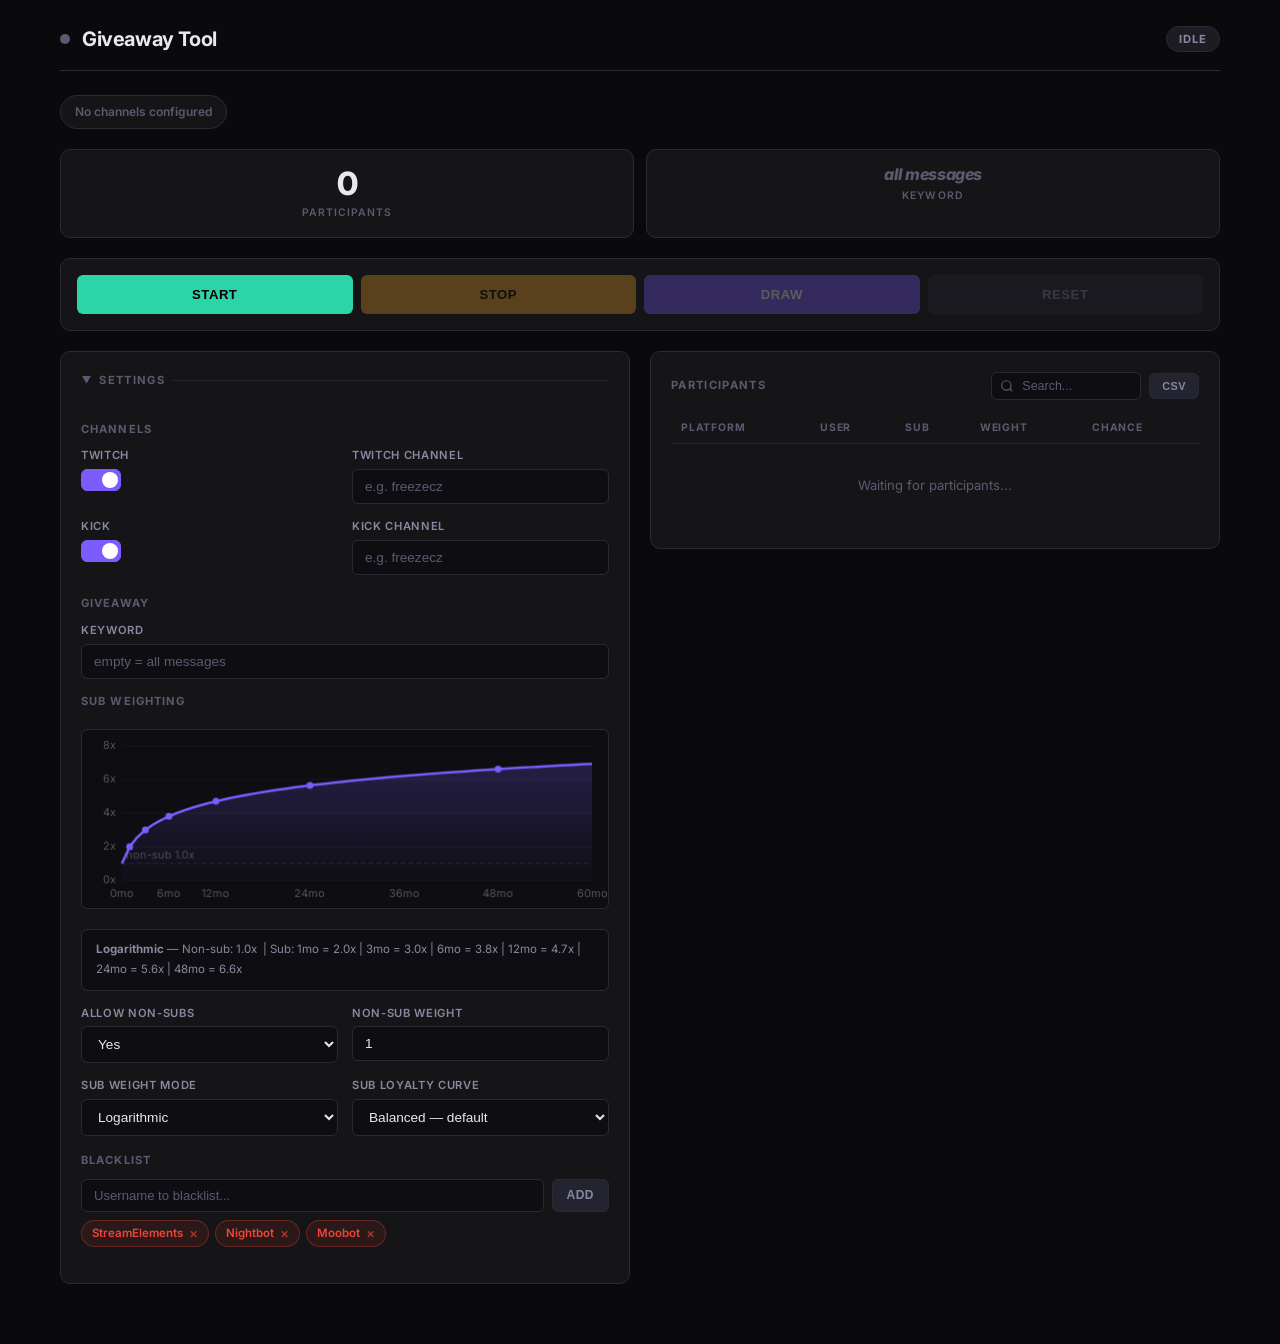
<file: docs/index.html>
<!DOCTYPE html>
<html lang="cs">
<head>
    <meta charset="UTF-8">
    <meta name="viewport" content="width=device-width, initial-scale=1.0">
    <title>Giveaway Tool</title>
    <link rel="preconnect" href="https://fonts.googleapis.com">
    <link rel="preconnect" href="https://fonts.gstatic.com" crossorigin>
    <link href="https://fonts.googleapis.com/css2?family=Inter:wght@400;500;600;700;800;900&display=swap" rel="stylesheet">
    <link rel="icon" type="image/png" href="favicon.png">
    <link rel="stylesheet" href="style.css">
</head>
<body>
    <div class="container">
        <!-- Header -->
        <div class="header">
            <span id="status-dot" class="status-dot"></span>
            <h1>Giveaway Tool</h1>
            <span id="state-label" class="state-badge">IDLE</span>
        </div>

        <!-- Connected Channels -->
        <div class="channels-bar" id="channels-bar"></div>

        <!-- Stats -->
        <div class="stats-row">
            <div class="stat-card">
                <div class="value" id="participant-count">0</div>
                <div class="label">Participants</div>
            </div>
            <div class="stat-card">
                <div class="value keyword-value" id="keyword-display">!giveaway</div>
                <div class="label">Keyword</div>
            </div>
        </div>

        <!-- Controls -->
        <div class="controls-card">
            <div class="controls">
                <button id="btn-start" class="btn-start">Start</button>
                <button id="btn-stop" class="btn-stop" disabled>Stop</button>
                <button id="btn-draw" class="btn-draw" disabled>Draw</button>
                <button id="btn-reset" class="btn-reset" disabled>Reset</button>
            </div>
        </div>

        <!-- Winner display -->
        <div class="winner-display" id="winner-display">
            <h2>Winner</h2>
            <div class="cp-reel-wrapper" id="cp-reel-wrapper">
                <div class="cp-reel-container" id="cp-reel-container">
                    <div class="cp-reel-strip" id="cp-reel-strip"></div>
                    <div class="cp-reel-marker"></div>
                </div>
            </div>
            <div class="winner-name" id="winner-name"></div>
            <div class="winner-details" id="winner-details"></div>
        </div>

        <!-- Statistics -->
        <div class="stats-panel" id="stats-panel" style="display:none">
            <div class="stat-pie-card">
                <canvas id="pie-count" width="120" height="120"></canvas>
                <div class="pie-legend" id="pie-count-legend"></div>
                <div class="pie-title">Entries</div>
            </div>
            <div class="stat-pie-card">
                <canvas id="pie-chance" width="120" height="120"></canvas>
                <div class="pie-legend" id="pie-chance-legend"></div>
                <div class="pie-title">Win Probability</div>
            </div>
            <div class="stat-info-card" id="stat-info-card">
                <div class="stat-info-row"><span class="stat-label">Avg Sub Length</span><span class="stat-value" id="stat-avg-sub">-</span></div>
                <div class="stat-info-row"><span class="stat-label">Longest Sub</span><span class="stat-value" id="stat-longest-sub">-</span></div>
                <div class="stat-info-row"><span class="stat-label">Highest Chance</span><span class="stat-value" id="stat-max-chance">-</span></div>
                <div class="stat-info-row"><span class="stat-label">Non-Sub Chance</span><span class="stat-value" id="stat-nonsub-individual">-</span></div>
            </div>
        </div>

        <!-- Two-column layout: Settings left, Participants right -->
        <div class="main-columns">
            <!-- LEFT: Settings -->
            <div class="card">
                <h2 class="settings-toggle" id="settings-toggle">
                    <span class="chevron" style="transform:rotate(90deg)">&#9654;</span>
                    Settings
                </h2>
                <div class="settings-content open" id="settings-content">
                    <!-- Channels -->
                    <div style="margin-bottom: 20px">
                        <div class="section-label">Channels</div>
                        <p class="hint" id="channels-hint" style="display:none">Reconnecting...</p>
                        <div class="config-grid">
                            <div class="config-field">
                                <label class="twitch-label">Twitch</label>
                                <input type="checkbox" class="toggle-input" id="input-twitch-enabled">
                            </div>
                            <div class="config-field">
                                <label>Twitch Channel</label>
                                <input type="text" id="input-twitch-channel" placeholder="e.g. freezecz">
                            </div>
                            <div class="config-field">
                                <label class="kick-label">Kick</label>
                                <input type="checkbox" class="toggle-input" id="input-kick-enabled">
                            </div>
                            <div class="config-field">
                                <label>Kick Channel</label>
                                <input type="text" id="input-kick-channel" placeholder="e.g. freezecz">
                            </div>
                        </div>
                    </div>

                    <!-- Giveaway Settings -->
                    <div style="margin-bottom: 16px">
                        <div class="section-label">Giveaway</div>
                        <div class="config-field" style="margin-bottom:14px">
                            <label>Keyword</label>
                            <input type="text" id="input-keyword" value="" placeholder="empty = all messages">
                        </div>
                        <div class="section-label">Sub Weighting</div>
                        <canvas id="weight-chart" width="400" height="180"></canvas>
                        <div class="weight-preview" id="weight-preview"></div>

                        <div class="config-grid" style="margin-top:14px">
                            <div class="config-field">
                                <label>Allow Non-Subs</label>
                                <select id="input-allow-non-subs">
                                    <option value="true">Yes</option>
                                    <option value="false">No</option>
                                </select>
                            </div>
                            <div class="config-field">
                                <label>Non-Sub Weight</label>
                                <input type="number" id="input-non-sub-weight" value="1.0" min="0" step="0.1">
                            </div>
                            <div class="config-field">
                                <label>Sub Weight Mode</label>
                                <select id="input-sub-weight-mode">
                                    <option value="logarithmic">Logarithmic</option>
                                    <option value="linear">Linear</option>
                                    <option value="constant">Constant</option>
                                </select>
                            </div>
                            <div class="config-field" id="constant-weight-field" style="display:none">
                                <label>Constant Weight</label>
                                <input type="number" id="input-sub-constant-weight" value="2.0" min="0.1" step="0.1">
                            </div>
                            <div class="config-field" id="log-exponent-field" style="display:none">
                                <label>Sub Loyalty Curve</label>
                                <select id="input-log-exponent">
                                    <option value="0.7">Flat — minimal difference</option>
                                    <option value="1.0" selected>Balanced — default</option>
                                    <option value="1.5">Steep — long subs favored</option>
                                    <option value="2.0">Aggressive — long subs dominant</option>
                                </select>
                            </div>
                            <div class="config-field" id="linear-multiplier-field" style="display:none">
                                <label>Linear Multiplier</label>
                                <input type="number" id="input-linear-multiplier" value="1.0" min="0.1" step="0.1">
                            </div>
                        </div>
                    </div>

                    <!-- Blacklist -->
                    <div style="margin-bottom: 16px">
                        <div class="section-label">Blacklist</div>
                        <div class="blacklist-input-row">
                            <input type="text" id="blacklist-input" placeholder="Username to blacklist...">
                            <button id="btn-blacklist-add" class="btn-blacklist-add">Add</button>
                        </div>
                        <div class="blacklist-tags" id="blacklist-tags"></div>
                    </div>

                </div>
            </div>

            <!-- RIGHT: Participants -->
            <div class="card participants-card">
                <div class="participants-toolbar">
                    <h2>Participants</h2>
                    <div class="toolbar-right">
                        <div class="search-wrapper">
                            <svg class="search-icon" width="14" height="14" viewBox="0 0 24 24" fill="none" stroke="currentColor" stroke-width="2"><circle cx="11" cy="11" r="8"/><path d="M21 21l-4.35-4.35"/></svg>
                            <input type="text" id="participant-search" placeholder="Search...">
                        </div>
                        <button id="btn-export-csv" class="btn-export" title="Export to CSV">CSV</button>
                    </div>
                </div>
                <div class="participant-list">
                    <table>
                        <thead>
                            <tr>
                                <th class="sortable" data-sort="platform">Platform <span class="sort-arrow"></span></th>
                                <th class="sortable" data-sort="name">User <span class="sort-arrow"></span></th>
                                <th class="sortable" data-sort="sub">Sub <span class="sort-arrow"></span></th>
                                <th class="sortable" data-sort="weight">Weight <span class="sort-arrow"></span></th>
                                <th class="sortable" data-sort="chance">Chance <span class="sort-arrow"></span></th>
                            </tr>
                        </thead>
                        <tbody id="participant-body"></tbody>
                    </table>
                    <div class="empty-state" id="empty-participants">Waiting for participants...</div>
                </div>
            </div>
        </div>
    </div>

    <script src="app.js"></script>
</body>
</html>
</file>
<file: docs/style.css>
:root {
    --bg: #0a0a0c;
    --bg2: #0e0e12;
    --surface: #151518;
    --surface2: #1c1c22;
    --surface3: #242430;
    --border: #2a2a36;
    --border-light: #3a3a48;
    --text: #e8e8ef;
    --text-dim: #8888a0;
    --text-muted: #5a5a70;
    --accent: #7c5cfc;
    --accent-hover: #6a48e8;
    --accent-glow: rgba(124, 92, 252, 0.25);
    --green: #2dd4a8;
    --green-dim: rgba(45, 212, 168, 0.15);
    --red: #f44336;
    --orange: #f5a623;
    --orange-dim: rgba(245, 166, 35, 0.15);
    --twitch: #9147ff;
    --kick: #53fc18;
    --gold: #ffd700;
    --radius: 10px;
    --radius-sm: 6px;
}

* { margin: 0; padding: 0; box-sizing: border-box; }

body {
    font-family: 'Inter', 'Segoe UI', system-ui, -apple-system, sans-serif;
    background: var(--bg);
    color: var(--text);
    min-height: 100vh;
    line-height: 1.5;
}

/* ===== LAYOUT ===== */
.container {
    max-width: 1200px;
    margin: 0 auto;
    padding: 24px 20px 40px;
}

.main-columns {
    display: grid;
    grid-template-columns: 1fr 1fr;
    gap: 20px;
    align-items: start;
}

.section-label {
    font-size: 0.7rem;
    text-transform: uppercase;
    letter-spacing: 0.1em;
    color: var(--text-muted);
    font-weight: 700;
    margin-bottom: 10px;
}

.participants-card {
    position: sticky;
    top: 20px;
}

.participants-card .participant-list {
    max-height: calc(100vh - 200px);
}

/* ===== HEADER ===== */
.header {
    display: flex;
    align-items: center;
    gap: 12px;
    margin-bottom: 24px;
    padding-bottom: 16px;
    border-bottom: 1px solid var(--border);
}

.header h1 {
    font-size: 1.25rem;
    font-weight: 700;
    letter-spacing: -0.02em;
}

.state-badge {
    margin-left: auto;
    padding: 4px 12px;
    border-radius: 20px;
    font-size: 0.7rem;
    font-weight: 700;
    letter-spacing: 0.08em;
    text-transform: uppercase;
    background: var(--surface2);
    color: var(--text-dim);
    border: 1px solid var(--border);
    transition: all 0.3s ease;
}
.state-badge.open { background: var(--green-dim); color: var(--green); border-color: var(--green); }
.state-badge.closed { background: var(--orange-dim); color: var(--orange); border-color: var(--orange); }
.state-badge.drawn { background: var(--accent-glow); color: var(--accent); border-color: var(--accent); }

.status-dot {
    width: 10px;
    height: 10px;
    border-radius: 50%;
    background: var(--text-muted);
    display: inline-block;
    transition: all 0.3s ease;
}
.status-dot.open { background: var(--green); box-shadow: 0 0 8px var(--green); }
.status-dot.closed { background: var(--orange); box-shadow: 0 0 8px var(--orange); }
.status-dot.drawn { background: var(--accent); box-shadow: 0 0 8px var(--accent); }

/* ===== CHANNELS BAR ===== */
.channels-bar {
    display: flex;
    gap: 8px;
    margin-bottom: 20px;
    flex-wrap: wrap;
}

.channel-tag {
    display: inline-flex;
    align-items: center;
    gap: 8px;
    padding: 7px 14px;
    border-radius: 20px;
    font-size: 0.75rem;
    font-weight: 600;
    border: 1px solid var(--border);
    background: var(--surface);
    transition: all 0.2s ease;
    text-decoration: none;
    color: var(--text);
}

a.channel-tag:hover {
    filter: brightness(1.2);
    transform: translateY(-1px);
}

.channel-tag .dot {
    width: 7px;
    height: 7px;
    border-radius: 50%;
    background: var(--text-muted);
}
.channel-tag .dot.connected { background: var(--green); }
.channel-tag .dot.connecting {
    background: #f5a623;
    animation: pulse-dot 1s ease-in-out infinite;
}
@keyframes pulse-dot {
    0%, 100% { opacity: 1; }
    50% { opacity: 0.3; }
}

.channel-tag.twitch { border-color: rgba(145, 71, 255, 0.4); background: rgba(145, 71, 255, 0.08); color: var(--twitch); }
.channel-tag.kick { border-color: rgba(83, 252, 24, 0.3); background: rgba(83, 252, 24, 0.06); color: var(--kick); }
.channel-tag.none { color: var(--text-muted); }

/* ===== STATS ROW ===== */
.stats-row {
    display: grid;
    grid-template-columns: 1fr 1fr;
    gap: 12px;
    margin-bottom: 20px;
}

.stat-card {
    background: var(--surface);
    border: 1px solid var(--border);
    border-radius: var(--radius);
    padding: 16px 20px;
    text-align: center;
}

.stat-card .value {
    font-size: 2rem;
    font-weight: 800;
    letter-spacing: -0.03em;
    line-height: 1.1;
    color: var(--text);
}

.stat-card .value.keyword-value {
    font-size: 1.3rem;
    color: var(--accent);
    font-family: 'Consolas', 'Fira Code', monospace;
    word-break: break-all;
}

.stat-card .value.keyword-value.empty {
    color: var(--text-muted);
    font-style: italic;
    font-family: inherit;
    font-size: 1rem;
}

.stat-card .label {
    font-size: 0.65rem;
    color: var(--text-muted);
    text-transform: uppercase;
    letter-spacing: 0.1em;
    margin-top: 4px;
    font-weight: 600;
}

/* ===== CONTROLS ===== */
.controls-card {
    background: var(--surface);
    border: 1px solid var(--border);
    border-radius: var(--radius);
    padding: 16px;
    margin-bottom: 20px;
}

.controls {
    display: grid;
    grid-template-columns: repeat(4, 1fr);
    gap: 8px;
}

button {
    padding: 11px 16px;
    border: none;
    border-radius: var(--radius-sm);
    font-size: 0.82rem;
    font-weight: 700;
    cursor: pointer;
    transition: all 0.15s ease;
    text-transform: uppercase;
    letter-spacing: 0.04em;
}

button:disabled {
    opacity: 0.3;
    cursor: not-allowed;
    transform: none !important;
}

button:hover:not(:disabled) { transform: translateY(-1px); }
button:active:not(:disabled) { transform: translateY(0); }

.btn-start { background: var(--green); color: #000; }
.btn-start:hover:not(:disabled) { box-shadow: 0 4px 16px rgba(45, 212, 168, 0.3); }
.btn-stop { background: var(--orange); color: #000; }
.btn-stop:hover:not(:disabled) { box-shadow: 0 4px 16px rgba(245, 166, 35, 0.3); }
.btn-draw { background: var(--accent); color: #fff; }
.btn-draw:hover:not(:disabled) { background: var(--accent-hover); box-shadow: 0 4px 16px var(--accent-glow); }
.btn-reset { background: var(--surface3); color: var(--text-dim); border: 1px solid var(--border); }
.btn-reset:hover:not(:disabled) { background: var(--border); color: var(--text); }

/* ===== WINNER DISPLAY ===== */
.winner-display {
    text-align: center;
    padding: 28px;
    display: none;
    background: var(--surface);
    border: 1px solid var(--border);
    border-radius: var(--radius);
    margin-bottom: 20px;
    position: relative;
    overflow: hidden;
}

.winner-display::before {
    content: '';
    position: absolute;
    top: 0;
    left: 0;
    right: 0;
    height: 2px;
    background: linear-gradient(90deg, var(--accent), var(--gold), var(--accent));
}

.winner-display.visible { display: block; }

.winner-display h2 {
    font-size: 0.7rem;
    text-transform: uppercase;
    color: var(--text-muted);
    letter-spacing: 0.15em;
    margin-bottom: 12px;
    font-weight: 600;
}

.winner-display .winner-name {
    font-size: 2.5rem;
    font-weight: 900;
    letter-spacing: -0.02em;
    background: linear-gradient(135deg, var(--gold), #ffaa00, var(--gold));
    -webkit-background-clip: text;
    -webkit-text-fill-color: transparent;
    animation: winner-pulse 2s ease-in-out infinite alternate;
}

.winner-display .winner-details {
    color: var(--text-dim);
    margin-top: 10px;
    font-size: 0.8rem;
    letter-spacing: 0.02em;
}

@keyframes winner-pulse {
    from { transform: scale(1); filter: brightness(1); }
    to { transform: scale(1.03); filter: brightness(1.15); }
}

/* ===== STATS PANEL ===== */
.stats-panel {
    display: grid;
    grid-template-columns: 1fr 1fr 1fr;
    gap: 16px;
    margin-bottom: 20px;
}

.stat-pie-card {
    background: var(--surface);
    border: 1px solid var(--border);
    border-radius: var(--radius);
    padding: 16px;
    display: flex;
    flex-direction: column;
    align-items: center;
    gap: 10px;
}

.stat-pie-card canvas {
    width: 100px;
    height: 100px;
}

.pie-title {
    font-size: 0.65rem;
    text-transform: uppercase;
    letter-spacing: 0.1em;
    color: var(--text-muted);
    font-weight: 700;
}

.pie-legend {
    display: flex;
    gap: 14px;
    font-size: 0.72rem;
    color: var(--text-dim);
}

.pie-legend-item {
    display: flex;
    align-items: center;
    gap: 5px;
}

.pie-legend-dot {
    width: 8px;
    height: 8px;
    border-radius: 50%;
    flex-shrink: 0;
}

.stat-info-card {
    background: var(--surface);
    border: 1px solid var(--border);
    border-radius: var(--radius);
    padding: 16px;
    display: flex;
    flex-direction: column;
    justify-content: center;
    gap: 10px;
}

.stat-info-row {
    display: flex;
    justify-content: space-between;
    align-items: center;
}

.stat-info-row .stat-label {
    font-size: 0.72rem;
    color: var(--text-muted);
    font-weight: 500;
}

.stat-info-row .stat-value {
    font-size: 0.85rem;
    font-weight: 700;
    color: var(--text);
}

/* ===== CARDS & SECTIONS ===== */
.card {
    background: var(--surface);
    border: 1px solid var(--border);
    border-radius: var(--radius);
    padding: 20px;
    margin-bottom: 20px;
}

.card h2 {
    font-size: 0.7rem;
    text-transform: uppercase;
    color: var(--text-muted);
    letter-spacing: 0.12em;
    margin-bottom: 16px;
    font-weight: 700;
    display: flex;
    align-items: center;
    gap: 8px;
}

.card h2::after {
    content: '';
    flex: 1;
    height: 1px;
    background: var(--border);
}

/* Collapsible settings */
.settings-toggle {
    display: flex;
    align-items: center;
    gap: 8px;
    cursor: pointer;
    user-select: none;
}

.settings-toggle .chevron {
    font-size: 0.6rem;
    color: var(--text-muted);
    transition: transform 0.2s ease;
}

.settings-toggle.open .chevron { transform: rotate(90deg); }

.settings-content {
    display: none;
    padding-top: 16px;
}

.settings-content.open { display: block; }

/* ===== CONFIG GRID ===== */
.config-grid {
    display: grid;
    grid-template-columns: 1fr 1fr;
    gap: 14px;
}

.config-field label {
    display: block;
    font-size: 0.7rem;
    color: var(--text-dim);
    margin-bottom: 5px;
    font-weight: 600;
    text-transform: uppercase;
    letter-spacing: 0.06em;
}

.config-field input,
.config-field select {
    width: 100%;
    padding: 9px 12px;
    background: var(--bg2);
    border: 1px solid var(--border);
    border-radius: var(--radius-sm);
    color: var(--text);
    font-size: 0.85rem;
    transition: border-color 0.15s ease;
    outline: none;
}

.config-field input:focus,
.config-field select:focus {
    border-color: var(--accent);
    box-shadow: 0 0 0 2px var(--accent-glow);
}

.config-field input::placeholder {
    color: var(--text-muted);
}

/* Toggle switch */
.toggle-input {
    -webkit-appearance: none;
    appearance: none;
    width: 40px !important;
    min-width: 40px;
    max-width: 40px;
    height: 22px;
    background: var(--surface3);
    border: 1px solid var(--border);
    border-radius: 22px;
    position: relative;
    cursor: pointer;
    transition: all 0.2s ease;
    margin: 0;
    padding: 0;
}

.toggle-input::before {
    content: '';
    position: absolute;
    width: 16px;
    height: 16px;
    left: 2px;
    top: 2px;
    background: var(--text-dim);
    border-radius: 50%;
    transition: all 0.2s ease;
}

.toggle-input:checked {
    background: var(--accent);
    border-color: var(--accent);
}

.toggle-input:checked::before {
    transform: translateX(18px);
    background: #fff;
}

.platform-label { color: var(--text); }
.twitch-label { color: var(--twitch); }
.kick-label { color: var(--kick); }

/* Blacklist */
.blacklist-input-row {
    display: flex;
    gap: 8px;
    margin-bottom: 8px;
}

.blacklist-input-row input {
    flex: 1;
    padding: 8px 12px;
    background: var(--bg2);
    border: 1px solid var(--border);
    border-radius: var(--radius-sm);
    color: var(--text);
    font-size: 0.82rem;
    outline: none;
    transition: border-color 0.15s ease;
}

.blacklist-input-row input:focus {
    border-color: var(--accent);
    box-shadow: 0 0 0 2px var(--accent-glow);
}

.blacklist-input-row input::placeholder {
    color: var(--text-muted);
}

.btn-blacklist-add {
    background: var(--surface3);
    color: var(--text-dim);
    border: 1px solid var(--border);
    padding: 8px 14px;
    font-size: 0.75rem;
    font-weight: 600;
}

.btn-blacklist-add:hover:not(:disabled) {
    background: var(--border);
    color: var(--text);
}

.blacklist-tags {
    display: flex;
    flex-wrap: wrap;
    gap: 6px;
}

.blacklist-tag {
    display: inline-flex;
    align-items: center;
    gap: 6px;
    padding: 4px 10px;
    background: rgba(244, 67, 54, 0.1);
    border: 1px solid rgba(244, 67, 54, 0.3);
    border-radius: 20px;
    font-size: 0.72rem;
    font-weight: 600;
    color: var(--red);
}

.blacklist-tag .remove-tag {
    cursor: pointer;
    opacity: 0.6;
    font-size: 0.85rem;
    line-height: 1;
    transition: opacity 0.15s;
}

.blacklist-tag .remove-tag:hover {
    opacity: 1;
}


/* Hint text */
.hint {
    font-size: 0.72rem;
    color: var(--text-muted);
    margin-bottom: 12px;
    font-style: italic;
}

/* ===== WEIGHT PREVIEW ===== */
.weight-preview {
    margin-top: 14px;
    padding: 10px 14px;
    background: var(--bg2);
    border-radius: var(--radius-sm);
    font-size: 0.72rem;
    color: var(--text-dim);
    line-height: 1.7;
    border: 1px solid var(--border);
}

#weight-chart {
    width: 100%;
    height: 180px;
    margin-top: 10px;
    border-radius: var(--radius-sm);
    background: var(--bg2);
    border: 1px solid var(--border);
}

/* ===== PARTICIPANT TABLE ===== */
.participant-list {
    max-height: 400px;
    overflow-y: auto;
}

.participant-list table {
    width: 100%;
    border-collapse: collapse;
}

.participant-list th {
    text-align: left;
    font-size: 0.65rem;
    color: var(--text-muted);
    text-transform: uppercase;
    letter-spacing: 0.08em;
    padding: 8px 10px;
    border-bottom: 1px solid var(--border);
    position: sticky;
    top: 0;
    background: var(--surface);
    font-weight: 700;
}

.participant-list td {
    padding: 8px 10px;
    font-size: 0.82rem;
    border-bottom: 1px solid rgba(255, 255, 255, 0.04);
}

.participant-list tr:hover td {
    background: rgba(255, 255, 255, 0.02);
}

.platform-badge {
    display: inline-block;
    padding: 2px 8px;
    border-radius: 4px;
    font-size: 0.65rem;
    font-weight: 700;
    text-transform: uppercase;
    letter-spacing: 0.04em;
}

.platform-badge.twitch { background: rgba(145, 71, 255, 0.2); color: var(--twitch); }
.platform-badge.kick { background: rgba(83, 252, 24, 0.15); color: var(--kick); }

/* Participants toolbar */
.participants-toolbar {
    display: flex;
    align-items: center;
    justify-content: space-between;
    margin-bottom: 12px;
    gap: 12px;
}

.participants-toolbar h2 {
    margin-bottom: 0;
    flex-shrink: 0;
}

.toolbar-right {
    display: flex;
    align-items: center;
    gap: 8px;
}

.search-wrapper {
    position: relative;
    display: flex;
    align-items: center;
}

.search-icon {
    position: absolute;
    left: 9px;
    color: var(--text-muted);
    pointer-events: none;
}

.search-wrapper input {
    padding: 6px 10px 6px 30px;
    background: var(--bg2);
    border: 1px solid var(--border);
    border-radius: var(--radius-sm);
    color: var(--text);
    font-size: 0.78rem;
    outline: none;
    width: 150px;
    transition: all 0.2s ease;
}

.search-wrapper input:focus {
    border-color: var(--accent);
    box-shadow: 0 0 0 2px var(--accent-glow);
    width: 200px;
}

.search-wrapper input::placeholder {
    color: var(--text-muted);
}

.btn-export {
    background: var(--surface3);
    color: var(--text-dim);
    border: 1px solid var(--border);
    padding: 6px 12px;
    font-size: 0.68rem;
    font-weight: 600;
    border-radius: var(--radius-sm);
    text-transform: uppercase;
    letter-spacing: 0.04em;
    white-space: nowrap;
}

.btn-export:hover:not(:disabled) {
    background: var(--border);
    color: var(--text);
}

/* Sortable headers */
.sortable {
    cursor: pointer;
    user-select: none;
    white-space: nowrap;
    transition: color 0.15s ease;
}

.sortable:hover {
    color: var(--text);
}

.sortable.sort-active {
    color: var(--accent);
}

.sort-arrow {
    font-size: 0.55rem;
    margin-left: 2px;
    opacity: 0.4;
}

.sortable.sort-active .sort-arrow {
    opacity: 1;
    color: var(--accent);
}

/* Empty state */
.empty-state {
    text-align: center;
    padding: 32px 16px;
    color: var(--text-muted);
    font-size: 0.82rem;
}

/* ===== CS2-STYLE REEL ===== */
.cp-reel-wrapper {
    width: 100%;
    margin-bottom: 16px;
    display: none;
}

.cp-reel-wrapper.active { display: block; }

.cp-reel-wrapper.fade-out {
    animation: cp-reel-fadeout 0.6s ease forwards;
}

@keyframes cp-reel-fadeout {
    from { opacity: 1; }
    to { opacity: 0; }
}

.cp-reel-container {
    position: relative;
    width: 100%;
    height: 72px;
    overflow: hidden;
    border-radius: var(--radius-sm);
    background: var(--bg);
    border: 1px solid var(--border);
}

.cp-reel-container::before,
.cp-reel-container::after {
    content: '';
    position: absolute;
    top: 0;
    width: 100px;
    height: 100%;
    z-index: 5;
    pointer-events: none;
}
.cp-reel-container::before {
    left: 0;
    background: linear-gradient(to right, var(--bg), transparent);
}
.cp-reel-container::after {
    right: 0;
    background: linear-gradient(to left, var(--bg), transparent);
}

.cp-reel-marker {
    position: absolute;
    top: 0;
    left: 50%;
    transform: translateX(-50%);
    width: 3px;
    height: 100%;
    background: var(--gold);
    z-index: 10;
    box-shadow: 0 0 14px rgba(255, 215, 0, 0.5);
}

.cp-reel-marker::before,
.cp-reel-marker::after {
    content: '';
    position: absolute;
    left: 50%;
    transform: translateX(-50%);
    width: 0;
    height: 0;
    border-left: 8px solid transparent;
    border-right: 8px solid transparent;
}

.cp-reel-marker::before {
    top: -1px;
    border-top: 10px solid var(--gold);
}

.cp-reel-marker::after {
    bottom: -1px;
    border-bottom: 10px solid var(--gold);
}

.cp-reel-strip {
    display: flex;
    position: absolute;
    top: 0;
    left: 0;
    height: 100%;
    will-change: transform;
}

.cp-reel-card {
    flex-shrink: 0;
    width: 140px;
    height: 100%;
    display: flex;
    align-items: center;
    justify-content: center;
    font-weight: 700;
    font-size: 0.82rem;
    color: var(--text);
    border-right: 1px solid rgba(255, 255, 255, 0.03);
    padding: 0 8px;
    text-overflow: ellipsis;
    overflow: hidden;
    white-space: nowrap;
    position: relative;
    background: rgba(255, 255, 255, 0.02);
    border-bottom: 3px solid transparent;
}

.cp-reel-card.rarity-blue {
    border-bottom-color: #4b69ff;
    color: #8fa3ff;
    background: rgba(75, 105, 255, 0.08);
}
.cp-reel-card.rarity-purple {
    border-bottom-color: #8847ff;
    color: #b48aff;
    background: rgba(136, 71, 255, 0.08);
}
.cp-reel-card.rarity-pink {
    border-bottom-color: #d32ce6;
    color: #e478f0;
    background: rgba(211, 44, 230, 0.08);
}
.cp-reel-card.rarity-red {
    border-bottom-color: #eb4b4b;
    color: #f28a8a;
    background: rgba(235, 75, 75, 0.08);
}

.cp-reel-card.rarity-gold {
    border-bottom-color: var(--gold);
    color: var(--gold);
    background: rgba(255, 215, 0, 0.1);
}

.cp-reel-card.winner-reveal {
    background: rgba(255, 215, 0, 0.18);
    color: var(--gold);
    text-shadow: 0 0 18px rgba(255, 215, 0, 0.5);
    border-bottom: 4px solid var(--gold);
    animation: cp-winner-glow 1.2s ease-in-out infinite alternate;
}

@keyframes cp-winner-glow {
    from { background: rgba(255, 215, 0, 0.12); }
    to { background: rgba(255, 215, 0, 0.28); }
}

/* ===== SCROLLBAR ===== */
::-webkit-scrollbar { width: 5px; }
::-webkit-scrollbar-track { background: transparent; }
::-webkit-scrollbar-thumb { background: var(--border); border-radius: 5px; }
::-webkit-scrollbar-thumb:hover { background: var(--border-light); }

/* ===== RESPONSIVE ===== */
@media (max-width: 900px) {
    .main-columns { grid-template-columns: 1fr; }
    .participants-card { position: static; }
    .participants-card .participant-list { max-height: 400px; }
}

@media (max-width: 900px) {
    .stats-panel { grid-template-columns: 1fr 1fr; }
}

@media (max-width: 600px) {
    .controls { grid-template-columns: 1fr 1fr; }
    .config-grid { grid-template-columns: 1fr; }
    .stats-row { grid-template-columns: 1fr; }
    .stats-panel { grid-template-columns: 1fr; }
}
</file>
